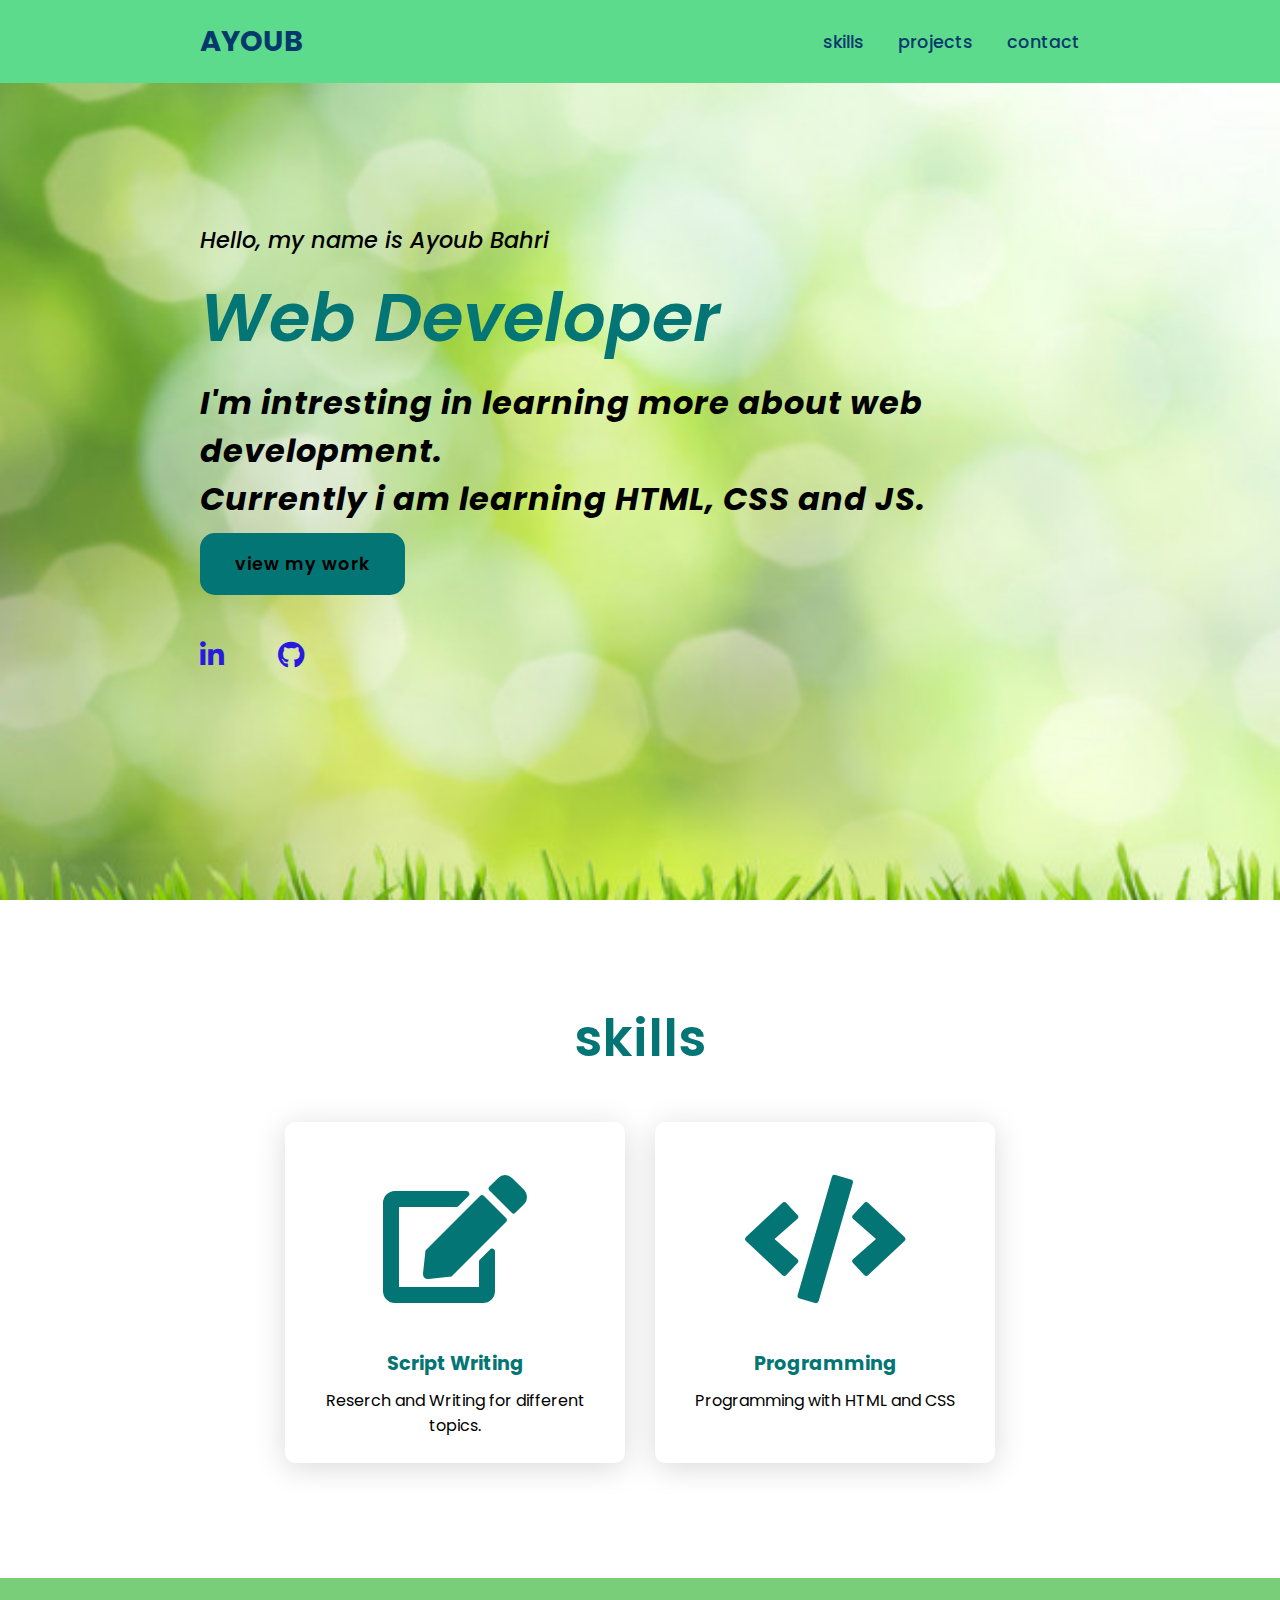
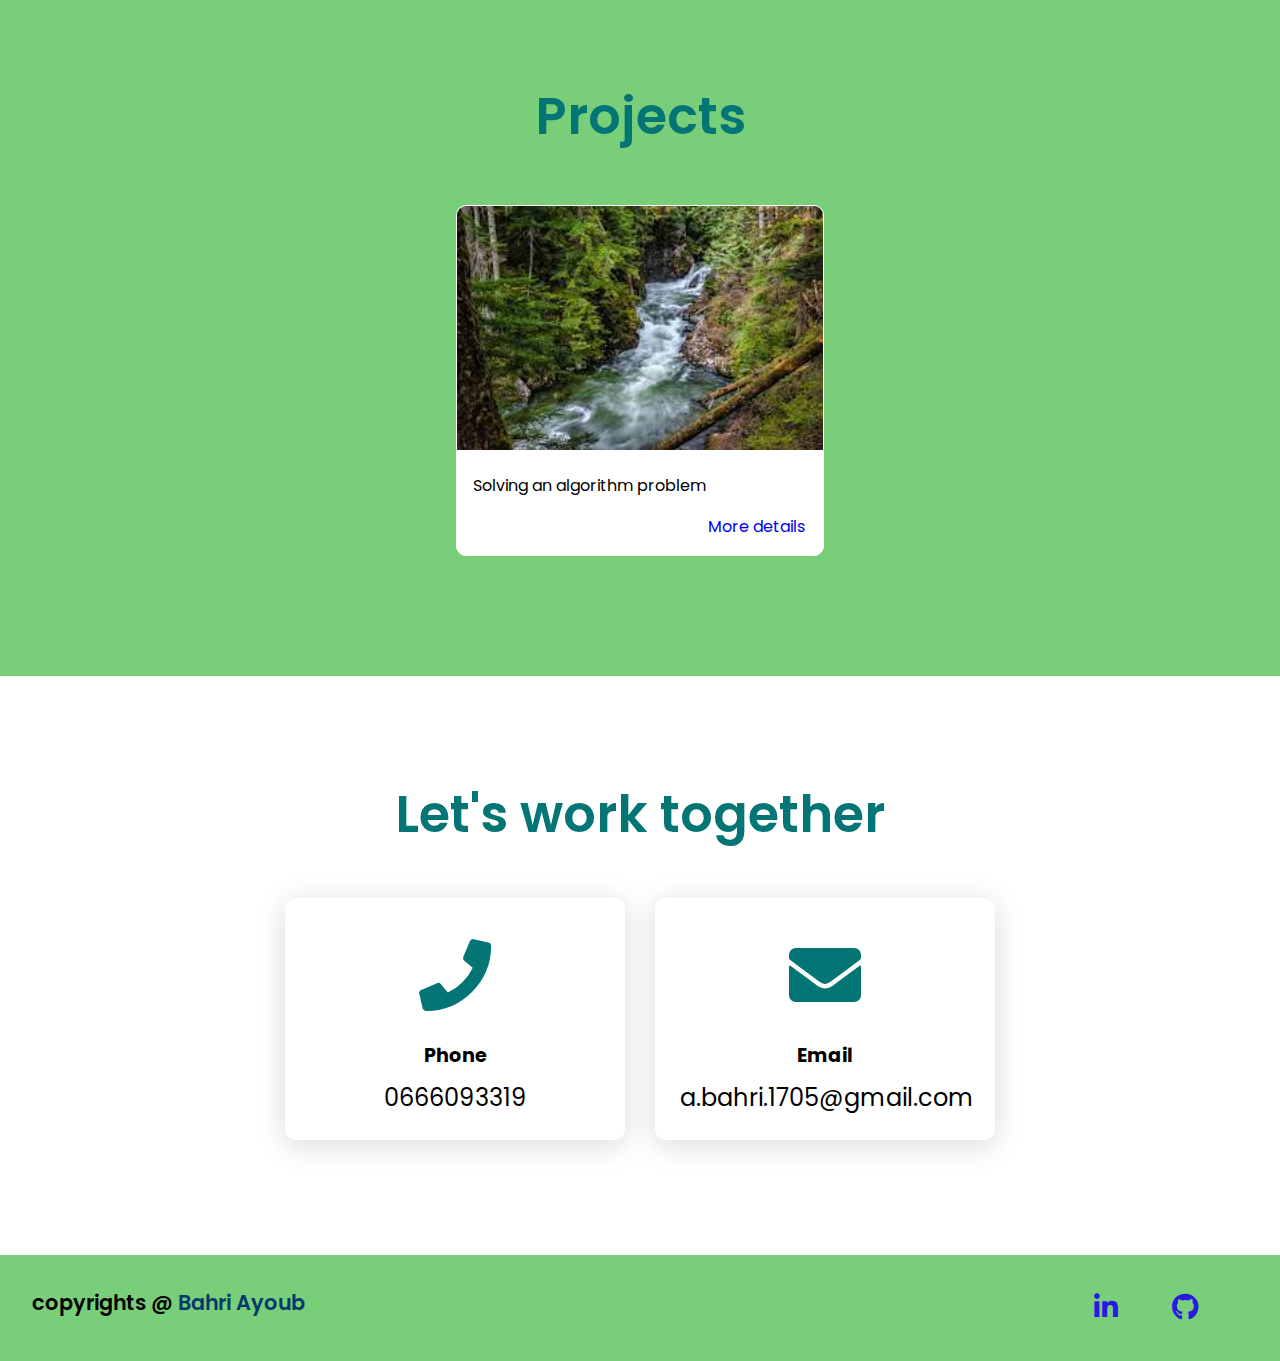
<file: index.html>
<!DOCTYPE html>
<html lang="en">
<head>
    <meta charset="UTF-8">
    <meta http-equiv="X-UA-Compatible" content="IE=edge">
    <meta name="viewport" content="width=device-width, initial-scale=1.0">
    <link rel="stylesheet" href="https://cdnjs.cloudflare.com/ajax/libs/font-awesome/5.15.4/css/all.min.css">
    <link rel="stylesheet" type="text/css" href="ayoubB.css">
    <title>Bahri Ayoub</title>
</head>
<body>
   <header>
     <a href="#" class="logo">Ayoub</a>
    <nav class="navigation">
       <a href="#skills">skills</a>
       <a href="#Project">projects</a>
       <a href="#Contact">contact</a>
    </nav>
   </header>
   
   <section class="one">
   <div>
       <h2><i> Hello, my name is Ayoub Bahri<br><span>Web Developer </i></span></h2>
       <h3><i>I'm intresting in learning more about web development. <br>Currently i am learning HTML, CSS and JS.</i></h3>
       <a href="#" class="one-bot">view my work</a>
       <div class="soc-ico">
           <a href="https://www.linkedin.com/in/ayoub-bahri-722899230/" target="_blank"><i class="fab fa-linkedin-in"></i></a>
           <a href="https://github.com/bahri-ayoub" target="_blank"><i class="fab fa-github"></i></a>
       </div>
   </div>      
   </section>
   <section class="cards" id="skills">
    <h2 class="title">skills</h2>
    <div class="content">
       <div class="card">
           <div class="icon">
            <i class="fas fa-edit"></i>          
           </div>
           <div class="inf">
               <h3>Script Writing</h3>
               <p>Reserch and Writing for different topics.</p>
           </div>
        </div>
        <div class="card">
            <div class="icon">
                <i class="fas fa-code"></i>        
            </div>
            <div class="inf">
                <h3>Programming</h3>
                <p>Programming with HTML and CSS</p>
            </div>
         </div>
    </div>
    
   </section>
   <section class="project" id="Project">
         <h2 class="title">Projects</h2>
        <div class="content">
            <div class="project-card">
                 <div class="project-image">
                    <img src="image/stream.jpg" />
                 </div>
                     <div class="project-inf">
                    <p class="project-cat">Solving an algorithm problem</p>
                    <a  href="image/Mini-projet.pdf" target="_blank" >More details</a>
                     </div>      
            </div>
        </div>
   </section>
<section  class="cards contact" id="Contact">
      <h2 class="title"> Let's work together</h2>
    <div class="content">
        <div class="card">
            <div class="icon">
             <i class="fas fa-phone"></i>          
            </div>
            <div class="inf">
                <h3>Phone</h3>
                <p>0666093319</p>
            </div>
         </div>
        <div class="card">
             <div class="icon">
                 <i class="fas fa-envelope"></i>        
             </div>
             <div class="inf">
                 <h3>Email</h3>
                 <p>a.bahri.1705@gmail.com</p>
             </div>
        </div>
    </div>        
</section>
<footer class="footer">
    <p class="footer-title">copyrights @ <span class=""> Bahri Ayoub</span></p>
    <div class="soc-ico">
        <a href="https://www.linkedin.com/in/ayoub-bahri-722899230/" target="_blank"><i class="fab fa-linkedin-in"></i></a>
        <a href="https://github.com/bahri-ayoub" target="_blank"><i class="fab fa-github"></i></a>
    </div>
</footer>
</body>
</html>
</file>
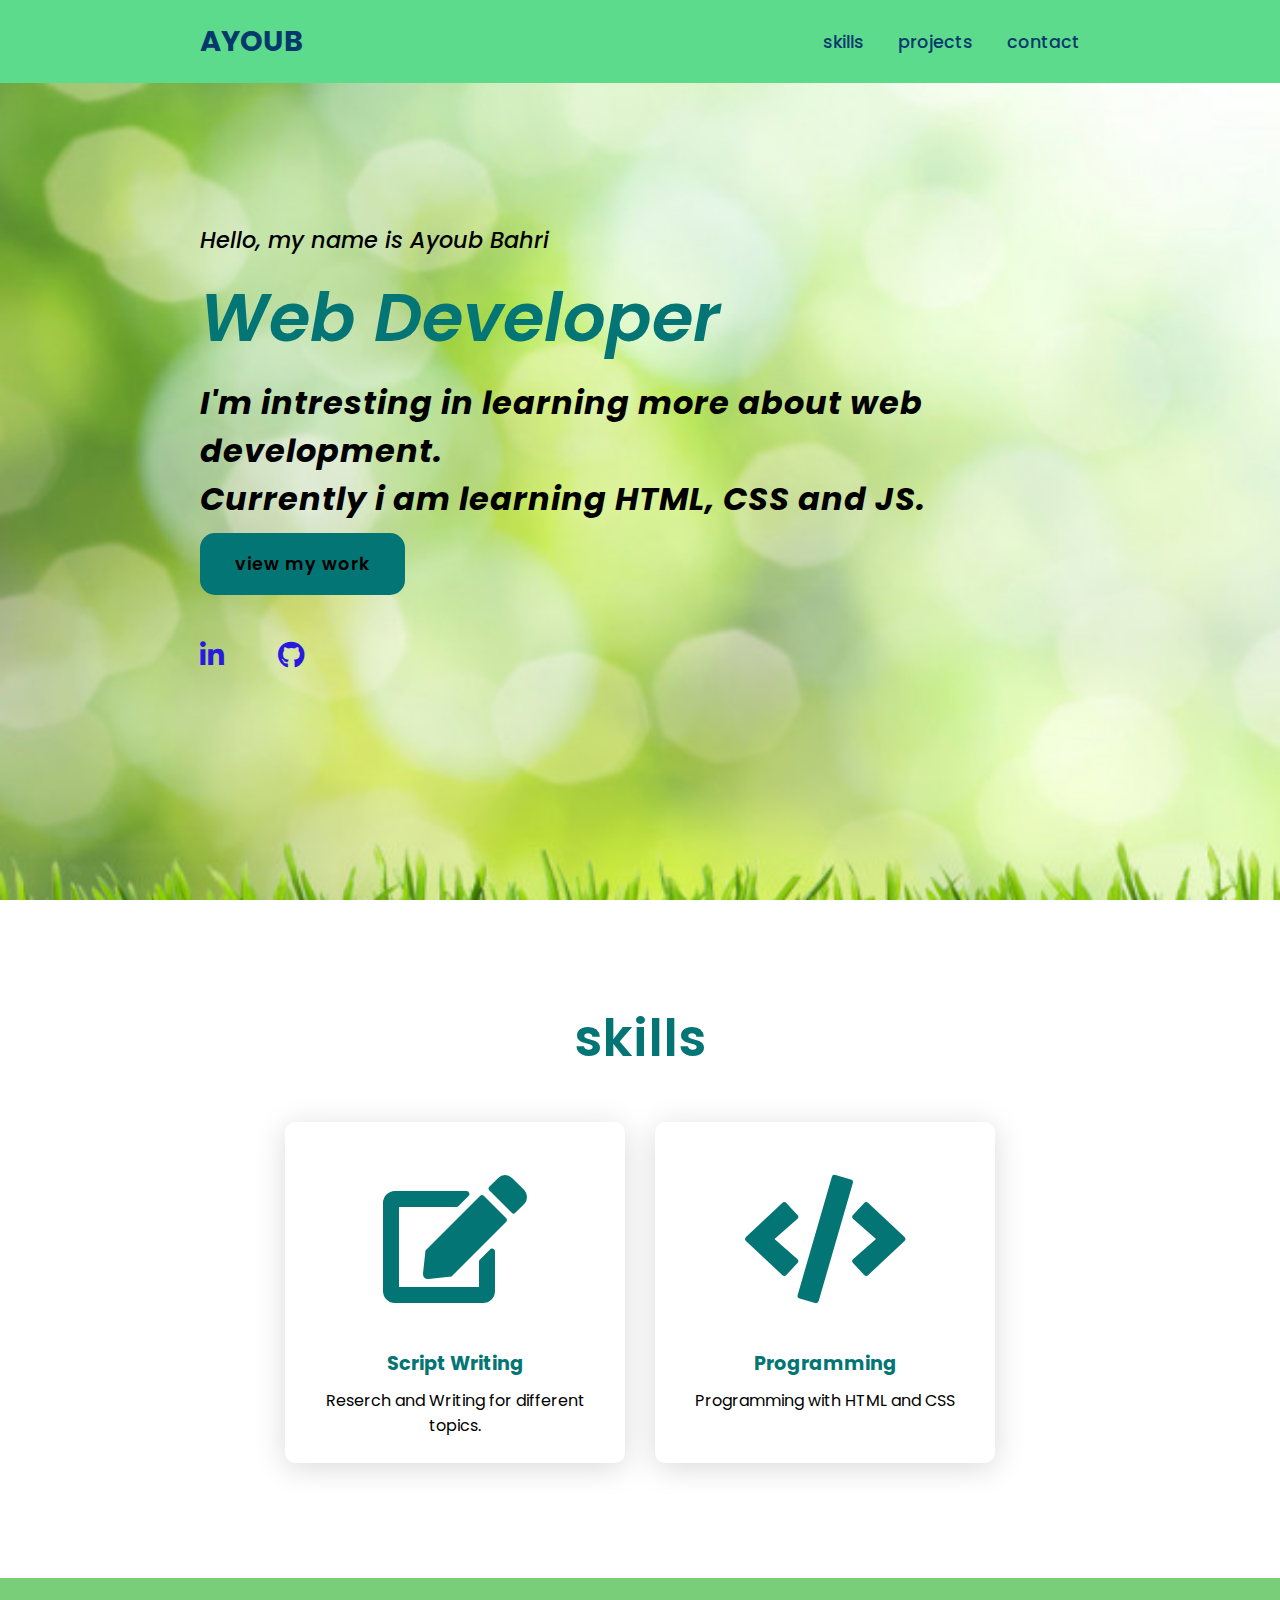
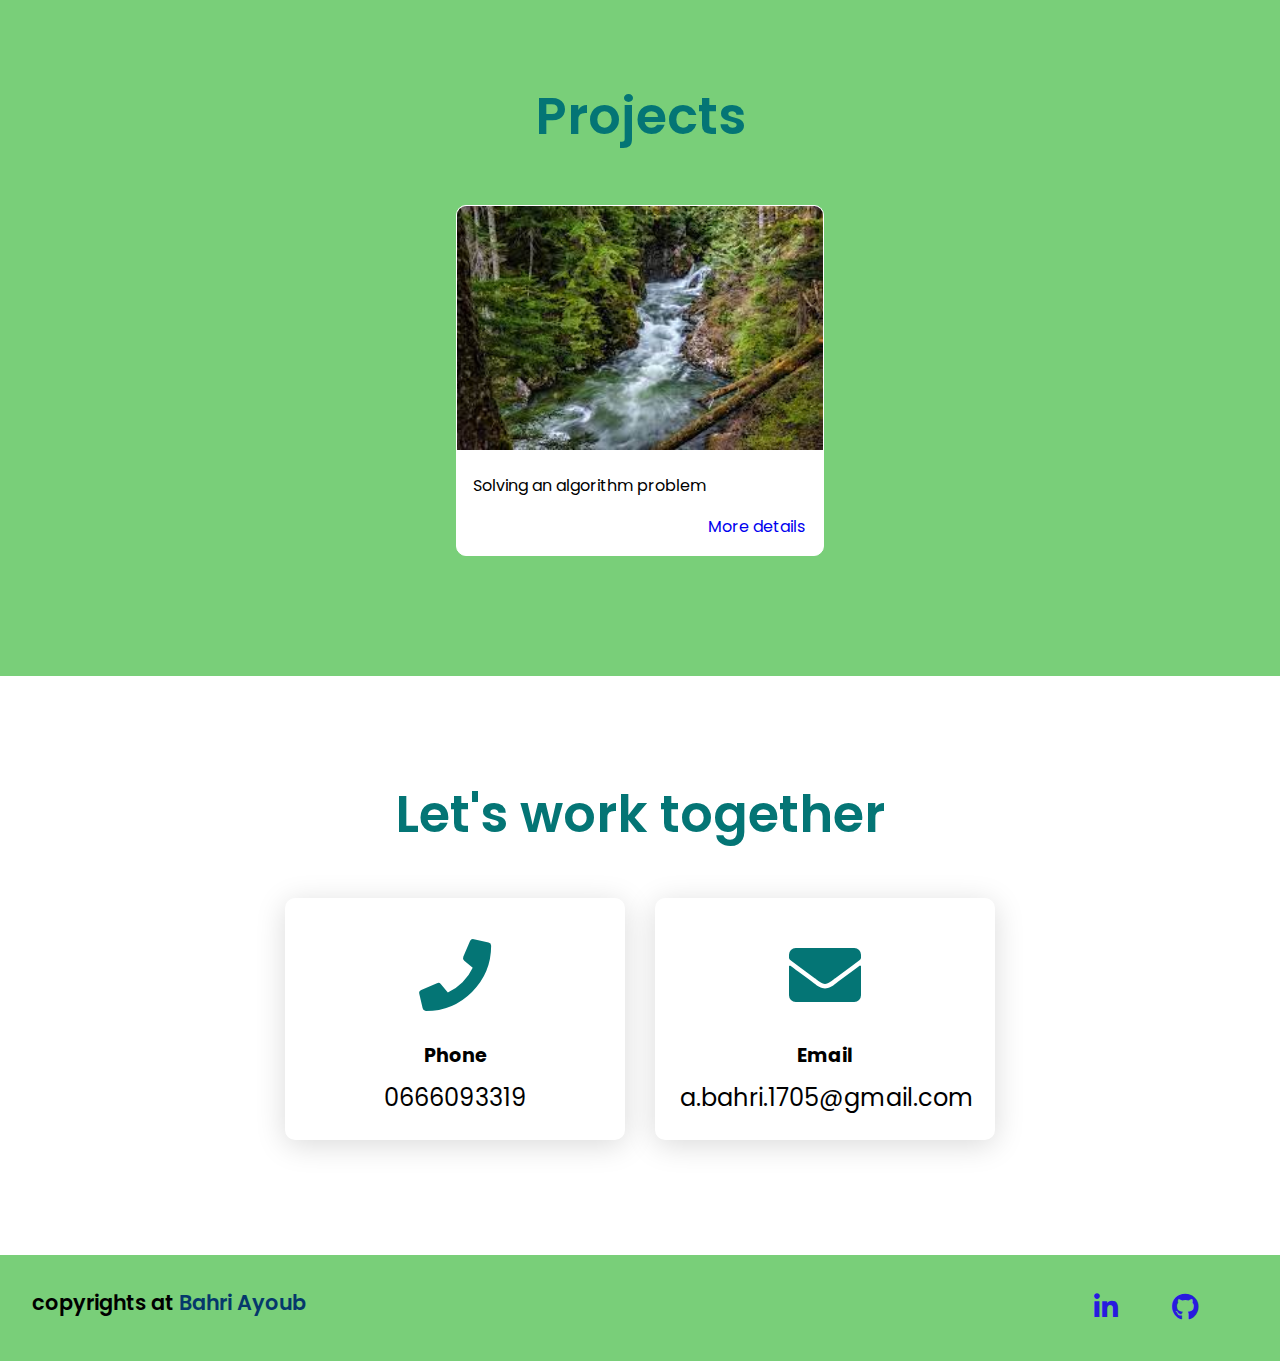
<file: index.html.html>
<!DOCTYPE html>
<html lang="en">
<head>
    <meta charset="UTF-8">
    <meta http-equiv="X-UA-Compatible" content="IE=edge">
    <meta name="viewport" content="width=device-width, initial-scale=1.0">
    <link rel="stylesheet" href="https://cdnjs.cloudflare.com/ajax/libs/font-awesome/5.15.4/css/all.min.css">
    <link rel="stylesheet" type="text/css" href="ayoubB.css">
    <title>Bahri Ayoub</title>
</head>
<body>
   <header>
     <a href="#" class="logo">Ayoub</a>
    <nav class="navigation">
       <a href="#skills">skills</a>
       <a href="#Project">projects</a>
       <a href="#Contact">contact</a>
    </nav>
   </header>
   
   <section class="one">
   <div>
       <h2><i> Hello, my name is Ayoub Bahri<br><span>Web Developer </i></span></h2>
       <h3><i>I'm intresting in learning more about web development. <br>Currently i am learning HTML, CSS and JS.</i></h3>
       <a href="#" class="one-bot">view my work</a>
       <div class="soc-ico">
           <a href="https://www.linkedin.com/in/ayoub-bahri-722899230/" target="_blank"><i class="fab fa-linkedin-in"></i></a>
           <a href="https://github.com/bahri-ayoub" target="_blank"><i class="fab fa-github"></i></a>
       </div>
   </div>      
   </section>
   <section class="cards" id="skills">
    <h2 class="title">skills</h2>
    <div class="content">
       <div class="card">
           <div class="icon">
            <i class="fas fa-edit"></i>          
           </div>
           <div class="inf">
               <h3>Script Writing</h3>
               <p>Reserch and Writing for different topics.</p>
           </div>
        </div>
        <div class="card">
            <div class="icon">
                <i class="fas fa-code"></i>        
            </div>
            <div class="inf">
                <h3>Programming</h3>
                <p>Programming with HTML and CSS</p>
            </div>
         </div>
    </div>
    
   </section>
   <section class="project" id="Project">
         <h2 class="title">Projects</h2>
        <div class="content">
            <div class="project-card">
                 <div class="project-image">
                    <img src="image/stream.jpg" />
                 </div>
                     <div class="project-inf">
                    <p class="project-cat">Solving an algorithm problem</p>
                    <a  href="#" target="_blank" >More details</a>
                     </div>      
            </div>
        </div>
   </section>
<section  class="cards contact" id="Contact">
      <h2 class="title"> Let's work together</h2>
    <div class="content">
        <div class="card">
            <div class="icon">
             <i class="fas fa-phone"></i>          
            </div>
            <div class="inf">
                <h3>Phone</h3>
                <p>0666093319</p>
            </div>
         </div>
        <div class="card">
             <div class="icon">
                 <i class="fas fa-envelope"></i>        
             </div>
             <div class="inf">
                 <h3>Email</h3>
                 <p>a.bahri.1705@gmail.com</p>
             </div>
        </div>
    </div>        
</section>
<footer class="footer">
    <p class="footer-title">copyrights at <span class=""> Bahri Ayoub</span></p>
    <div class="soc-ico">
        <a href="https://www.linkedin.com/in/ayoub-bahri-722899230/" target="_blank"><i class="fab fa-linkedin-in"></i></a>
        <a href="https://github.com/bahri-ayoub" target="_blank"><i class="fab fa-github"></i></a>
    </div>
</footer>
</body>
</html>
</file>
<file: ayoubB.css>
@import url('https://fonts.googleapis.com/css2?family=Poppins:ital,wght@0,100;0,200;0,300;0,400;0,500;0,600;0,700;0,800;0,900;1,100;1,200;1,300;1,400;1,500;1,600;1,700;1,800;1,900&display=swap');

* {
    font-family: 'Poppins', sans-serif;
    margin: 0;
    padding: 0;
    box-sizing: border-box;
    scroll-behavior: smooth;

}
header {
    background-color: #5cdb8d;
    width: 100%;
    position: fixed;
    z-index: 999;
    display: flex;
    justify-content: space-between;
    align-items: center;
    padding: 20px 200px;   
}
.logo{
    text-decoration: none;
    color: #05386B;
    text-transform:uppercase ;
    font-weight: 700;
    font-size:1.8em ;
}
.navigation a{
    text-decoration: none;
    color: #05386B;
    font-weight: 500;
    font-size:1.1em ;
    padding-left: 30px;   
} 
.navigation a:hover{
    color: rgb(111, 111, 214);

}
section {
padding: 100px 200px;
}
.one {
    width: 100%;
    min-height:100vh ;
    display: flex;
    align-items: center;
    background: url(image/green.jpg) no-repeat;
    background-size: cover;
    background-position: center;
    
}
.one h2{
    color: black;
    font-size: 1.4em;
    font-weight: 500;
}
.one h2 span{
    display: inline-block;
    margin-top: 10px;
    color: rgb(4, 117, 117);
    font-size: 3em;
    font-weight: 600;
}
.one h3{
    color: black;
    font-size: 2em;
    font-weight:700 ;
    letter-spacing: 1px;
    margin-top: 10px;
    margin-bottom: 10px;
}
.one-bot{
    color:black ;
    background-color:rgb(4, 117, 117) ;
    text-decoration: none;
    font-size: 1.1em;
    font-weight:600 ;
    display: inline-block;
    padding: 1em 2em;
    letter-spacing: 1px;
    border-radius: 15px;
    margin-bottom: 40px;
    transition: 0.7s ease;
}
.one-bot:hover{
    background-color:rgb(4, 82, 82) ;
    transform: scale(1.1);
}
.soc-ico a{
    color: rgb(40, 27, 223);
    font-size: 1.7em;
    padding-right: 50px;
}
.title {
    display: flex;
    justify-content: center;
    color: rgb(4, 117, 117);
    font-size:3.2em ;
    font-weight:600 ;
    margin-bottom: 30px;
}
.content {
    display: flex;
    justify-content: center;
    flex-direction: row;
    flex-wrap: wrap;
}
.card {
    background-color: #fff;
    width: 21.25em;
    box-shadow: 0 5px 30px rgba(1 1 1 / 15%) ;
    border-radius: 10px;
    padding: 25px;
    margin: 15px;
    transition: 0.7s ease;
}
.card:hover{
    transform: scale(1.1);
}
.icon {
    color: rgb(4, 117, 117);
    font-size: 8em;
    text-align: center;
}
.inf{
    text-align: center;
}
.inf h3 {
    color: rgb(4, 117, 117);
    font-size: 1.2em;
    font-weight:700 ;
    margin:10px ;
}
.project{
    background-color: rgb(121, 207, 121);
}
.project.content{
    margin-top: 30px;
}
.project-card{
    background-color: #fff;
    border:1px solid #fff;
    min-height:14em ;
    width:23em ;
    overflow: hidden;
    border-radius: 10px;
    margin: 20px;
    transition: 0.7s ease;
}
.project-card:hover{
    transform: scale(1.1); 
}
.project-card:hover.project-image{
    opacity: 0.2;
}
.project-image img{
    width: 100%;
}
.project-inf{
padding: 1em;
}
.project-cat{
    margin-bottom:1em;
}
.project-inf a{
    text-decoration: none;
    padding-left: 14.7em;
}
.contact .icon{
font-size: 4.5em; 
}
.contact .inf h3{
color: black;
}
.contact .inf p{
    font-size: 1.5em;
}
footer{
    background-color: rgb(121, 207, 121);
    color: black;
    padding: 2em;
    display: flex;
    justify-content: space-between;
}
.footer-title{
    font-size:1.3em ;
    font-weight:600 ;
}
.footer-title span{
    color: #05386B;
}
 @media (max-width:1023px){
     header{
        padding: 12px 20px;
     }
.navigation{
    padding: 10px;
}
.title{
    font-size: 1.8em;
}
section{
    padding: 80px 20px;
}
.one-content h2{
    font-size: 1em;
}
.one-content h3{
    font-size: 1.6em;
}
.content{
    flex-direction: column;
    align-items: center;
}     
 }
@media (max-width:641){
    body{
        font-size: 12px;
    }
    .one-content h2{
        font-size: 1.4em;
    }
}
@media (max-width:300px){
    body{
        font-size: 10px;
    }
}
</file>
